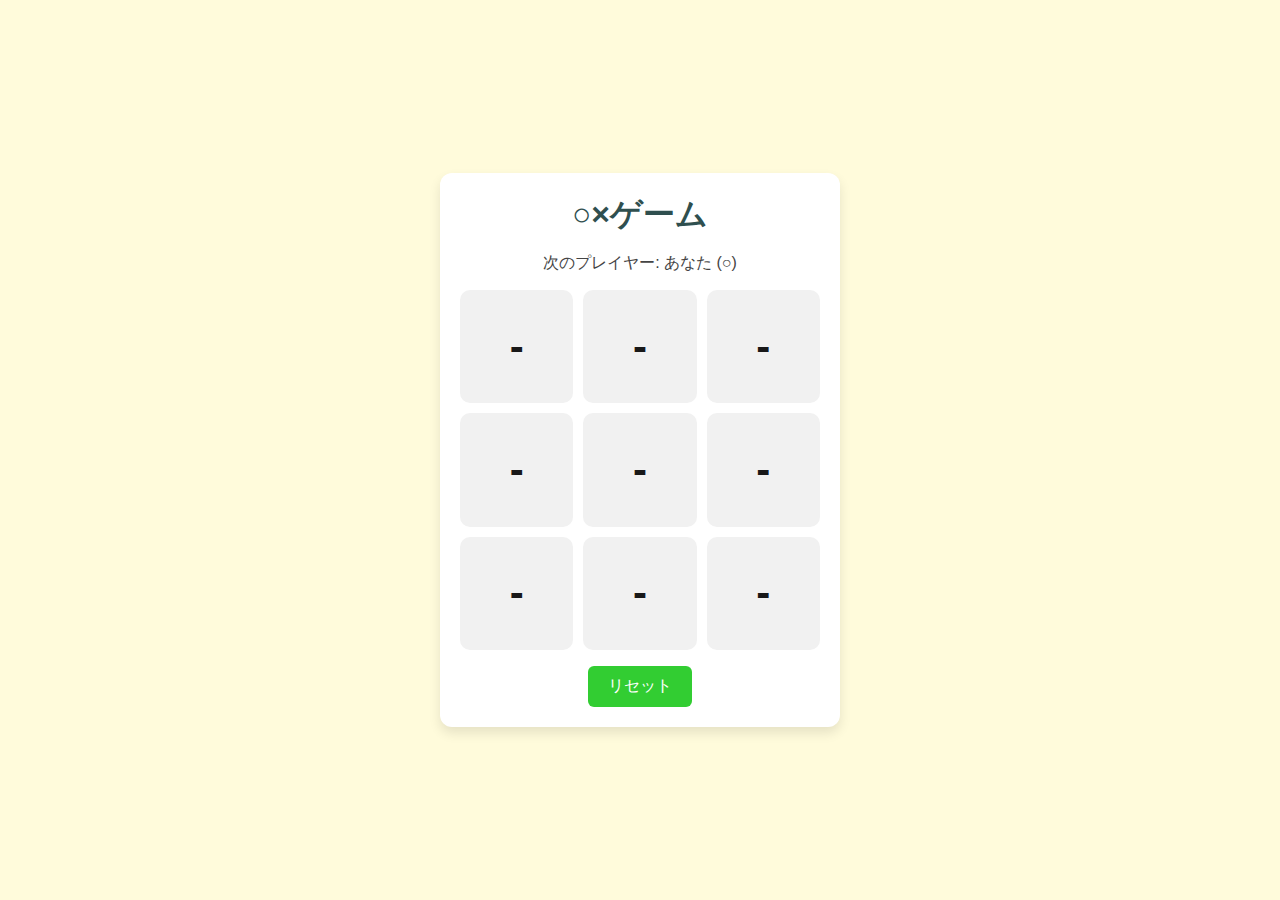
<file: projects/webdev-basic-2/index.html>
<!DOCTYPE html>
<html lang="ja">

<head>
    <meta charset="UTF-8">
    <meta name="viewport" content="width=device-width, initial-scale=1.0">
    <title>○×ゲーム（vs コンピュータ）</title>
    <link rel="stylesheet" href="styles.css">
</head>

<body>
    <div id="game-container">
        <h1>○×ゲーム</h1>
        <div id="status">次のプレイヤー: あなた (○)</div>
        <div id="game-board">
            <button class="game-button" type="button">-</button>
            <button class="game-button" type="button">-</button>
            <button class="game-button" type="button">-</button>
            <button class="game-button" type="button">-</button>
            <button class="game-button" type="button">-</button>
            <button class="game-button" type="button">-</button>
            <button class="game-button" type="button">-</button>
            <button class="game-button" type="button">-</button>
            <button class="game-button" type="button">-</button>
        </div>
        <button id="reset-btn" type="button">リセット</button>
    </div>
    <script src="script.js"></script>
</body>

</html>
</file>
<file: projects/webdev-basic-2/styles.css>
*,
*::before,
*::after {
    box-sizing: border-box;
}

html,
body {
    height: 100%;
    margin: 0;
    padding: 0;
}

body {
    background-color: #fffbdb;
    font-family: 'Segoe UI', 'Arial', sans-serif;
    display: flex;
    justify-content: center;
    align-items: center;
}

#game-container {
    width: min(400px, 95vw);
    background: #fff;
    border-radius: 12px;
    box-shadow: 0 6px 12px rgba(0, 0, 0, 0.1);
    padding: 20px;
    display: flex;
    flex-direction: column;
    align-items: center;
    gap: 16px;
}

h1 {
    margin: 0;
    color: #2f4f4f;
}

#status {
    font-size: 16px;
    color: #444;
}

#game-board {
    display: grid;
    grid-template-columns: repeat(3, 1fr);
    gap: 10px;
    width: 100%;
}

.game-button {
    background-color: #f1f1f1;
    border: none;
    border-radius: 10px;
    font-size: clamp(30px, 8vw, 42px);
    font-weight: 600;
    color: #181818;
    cursor: pointer;
    aspect-ratio: 1 / 1;
    display: flex;
    justify-content: center;
    align-items: center;
    transition: background-color 0.2s, transform 0.1s;
    position: relative;
}

/* --- 各プレイヤー用デザイン --- */
.game-button[data-player="circle"] {
    color: #3498db;
    text-shadow: 0 0 8px rgba(52, 152, 219, 0.4);
    animation: fadeInPop 0.25s ease-out;
}

.game-button[data-player="cross"] {
    color: #e74c3c;
    text-shadow: 0 0 8px rgba(231, 76, 60, 0.4);
    animation: fadeInSpin 0.3s ease-out;
}

/* --- アニメーション --- */
@keyframes fadeInPop {
    0% {
        transform: scale(0.4);
        opacity: 0;
    }

    100% {
        transform: scale(1);
        opacity: 1;
    }
}

@keyframes fadeInSpin {
    0% {
        transform: scale(0.4) rotate(-180deg);
        opacity: 0;
    }

    100% {
        transform: scale(1) rotate(0deg);
        opacity: 1;
    }
}

.game-button:hover:not(:disabled) {
    background-color: #181818;
    color: #f4f4f4;
    transform: scale(1.05);
}

.game-button:disabled {
    opacity: 0.9;
    cursor: default;
}

#reset-btn {
    background-color: #32cd32;
    color: white;
    border: none;
    border-radius: 6px;
    padding: 10px 20px;
    cursor: pointer;
    font-size: 16px;
}

#reset-btn:hover {
    background-color: #228b22;
}

/* ○（より大きく、明るい青で発光感あり） */
.mark-o {
    color: #0078ff !important;
    font-size: 2.5em;
    /* 通常より大きめ */
    font-weight: bolder;
    display: inline-block;
    line-height: 1;
    transform: scale(1.2);
    text-shadow: 0 0 5px rgba(0, 120, 255, 0.6), 0 0 20px rgba(0, 120, 255, 0.3);
}

/* ✕（赤く鋭い印象を維持） */
.mark-x {
    color: #ff0044 !important;
    font-size: 1.8em;
    font-weight: bolder;
    display: inline-block;
    line-height: 1;
    text-shadow: 0 0 5px rgba(255, 0, 68, 0.6), 0 0 20px rgba(255, 0, 68, 0.3);
}
</file>
